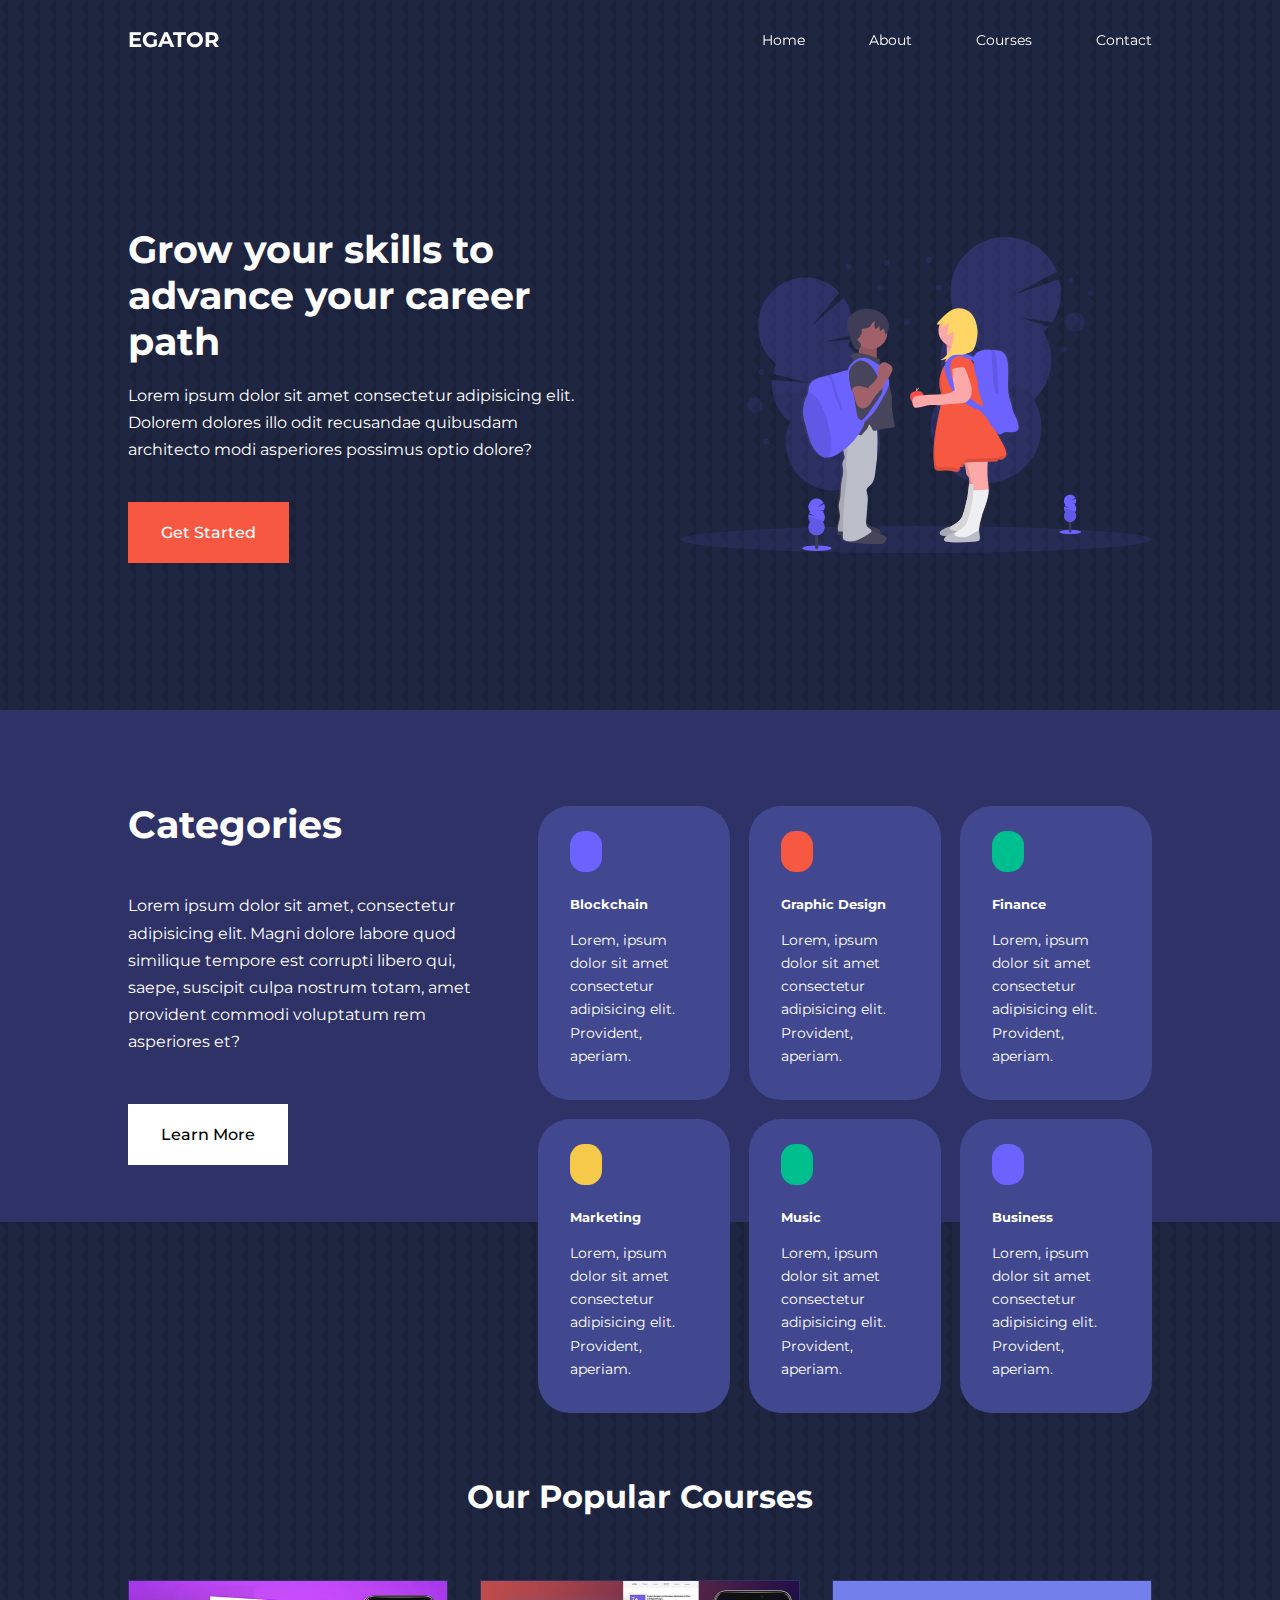
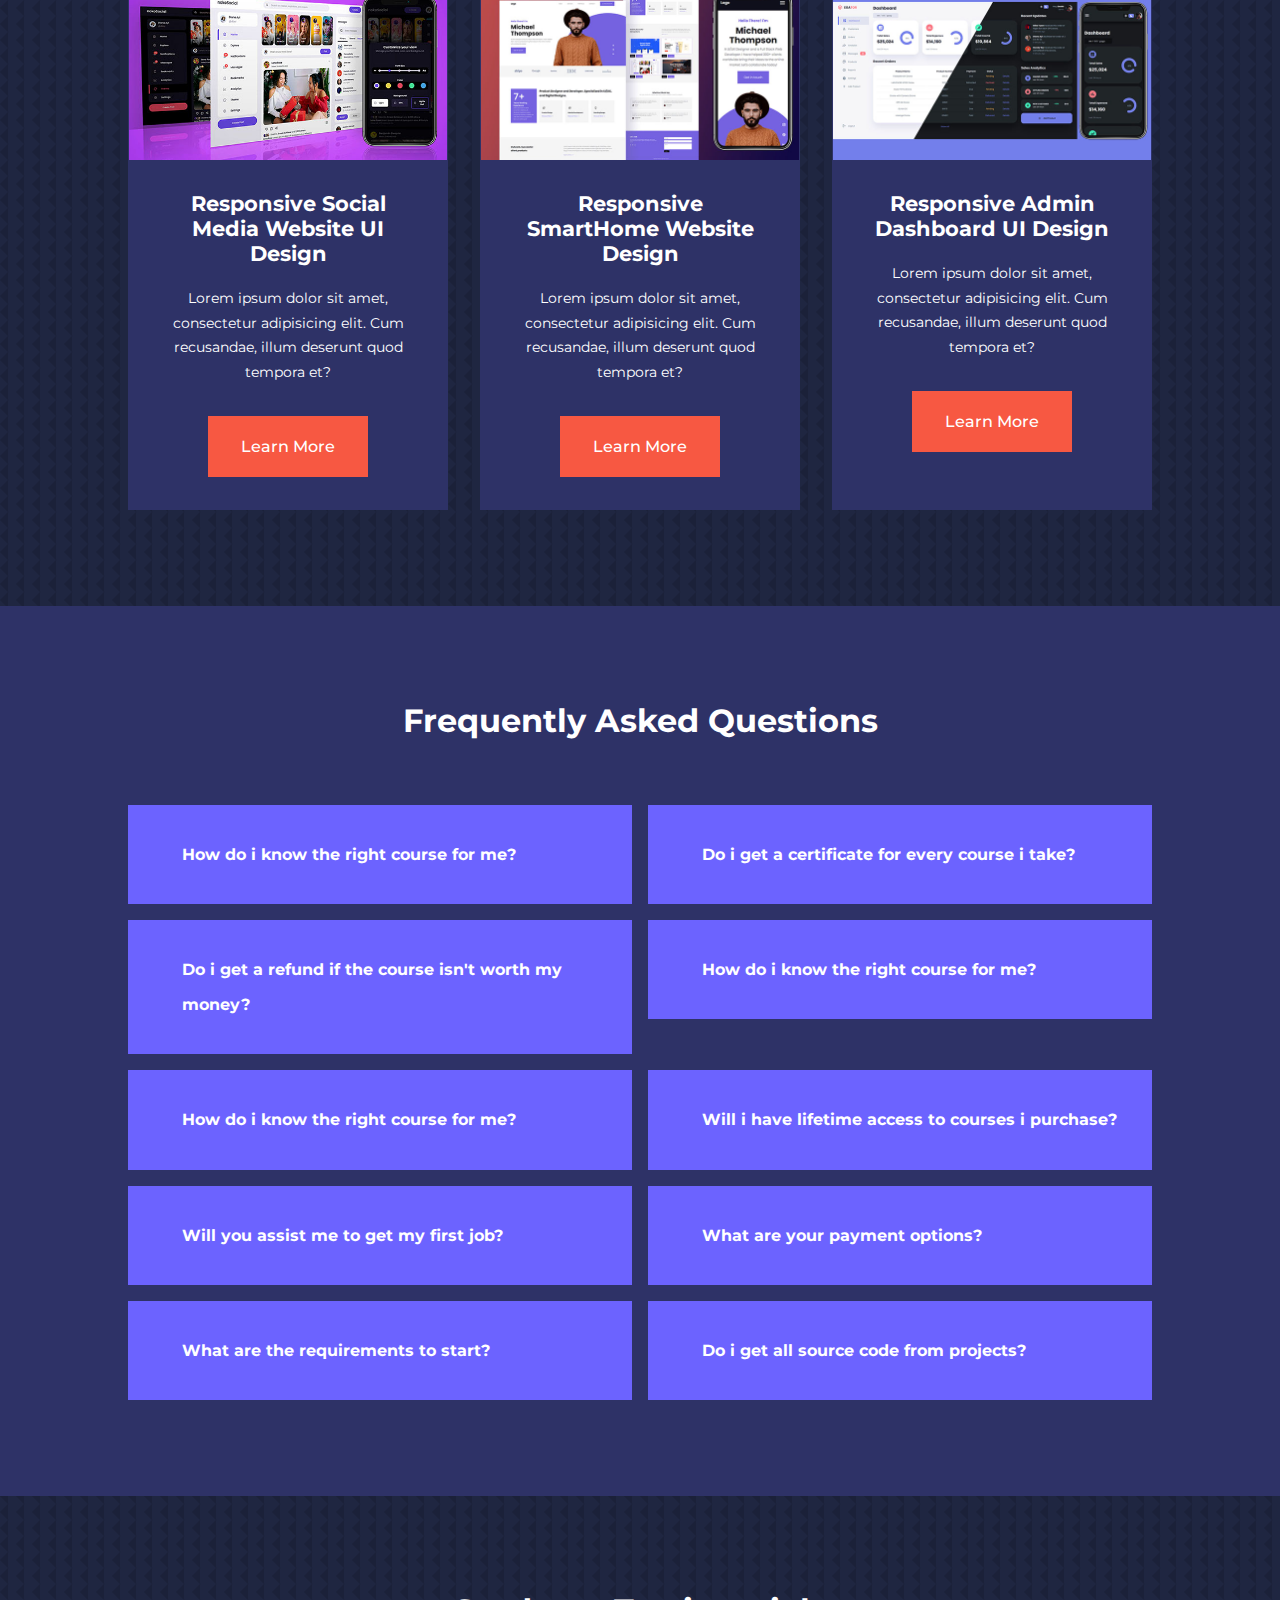
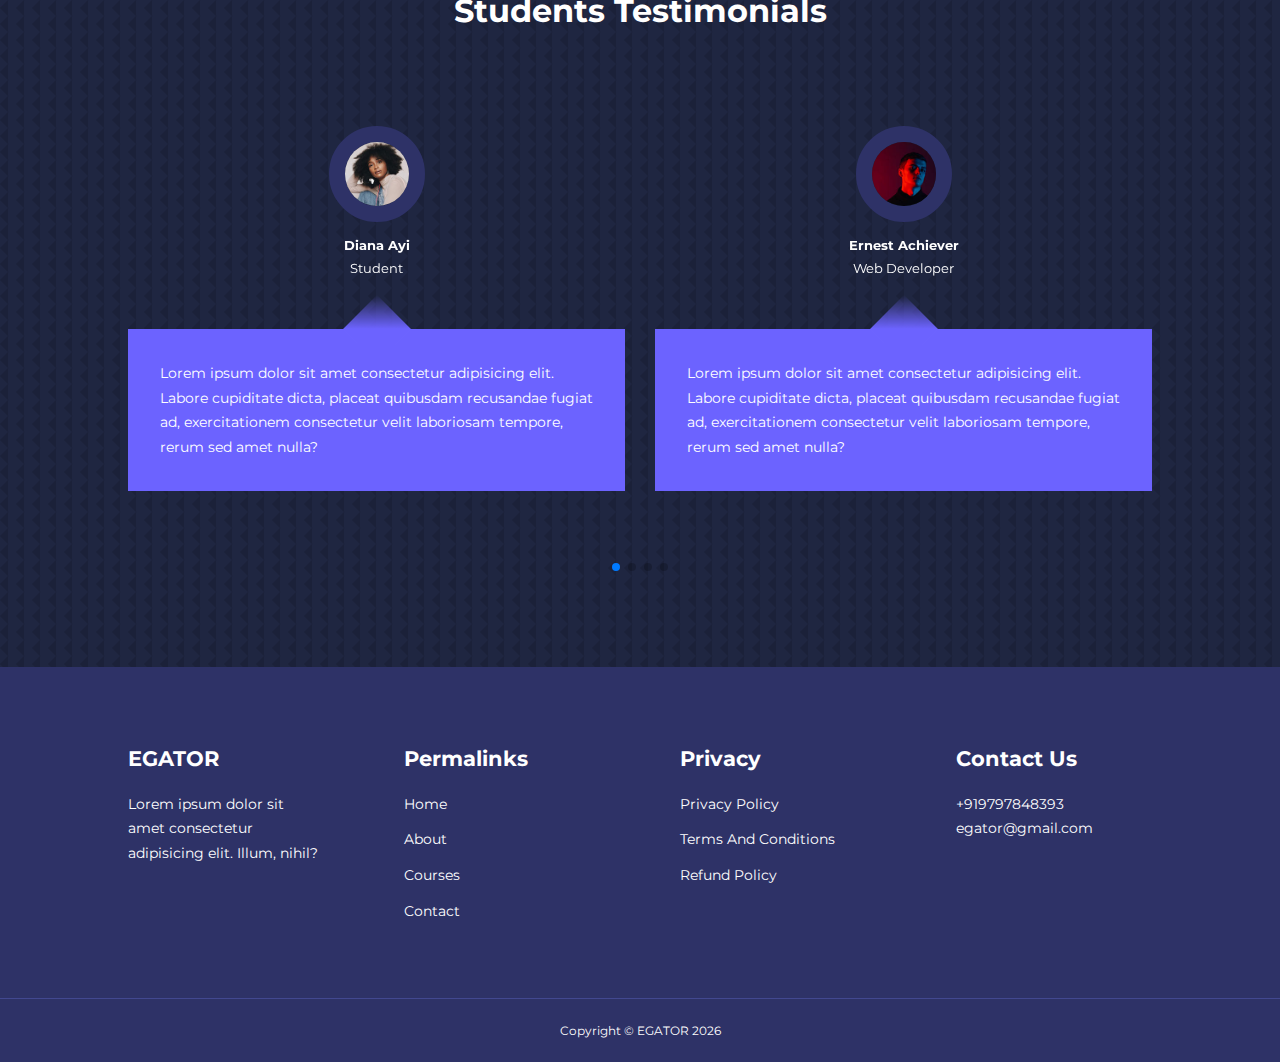
<file: index.html>
<!DOCTYPE html>
<html lang="en">
  <head>
    <meta charset="UTF-8" />
    <meta name="viewport" content="width=device-width, initial-scale=1.0" />
    <title>Responsive School Website</title>
    <link rel="stylesheet" href="./css/styles.css" />
    <!-- Font awesome CDN -->
    <link
      rel="stylesheet"
      href="https://cdnjs.cloudflare.com/ajax/libs/font-awesome/6.4.2/css/all.min.css"
      integrity="sha512-z3gLpd7yknf1YoNbCzqRKc4qyor8gaKU1qmn+CShxbuBusANI9QpRohGBreCFkKxLhei6S9CQXFEbbKuqLg0DA=="
      crossorigin="anonymous"
      referrerpolicy="no-referrer"
    />
    <!-- Swiper JS CSS -->
    <link
      rel="stylesheet"
      href="https://cdn.jsdelivr.net/npm/swiper@11/swiper-bundle.min.css"
    />
    <!-- Google Fonts Link -->
    <link
      href="https://fonts.googleapis.com/css2?family=Montserrat:wght@300;500;600;700&family=Poppins:wght@100;200;300;400;500;600;700&display=swap"
      rel="stylesheet"
    />
    <!-- Swiper JS Script -->
    <script src="https://cdn.jsdelivr.net/npm/swiper@11/swiper-bundle.min.js"></script>
    <!-- Script File -->
    <script src="script.js" defer></script>
  </head>
  <body>
    <!-- Navbar start -->
    <nav>
      <div class="container nav__container">
        <a href="index.html"><h4>EGATOR</h4></a>
        <ul class="nav__menu">
          <li><a href="index.html">Home</a></li>
          <li><a href="about.html">About</a></li>
          <li><a href="courses.html">Courses</a></li>
          <li><a href="contact.html">Contact</a></li>
        </ul>
        <button id="open-menu-btn"><i class="fa-solid fa-bars"></i></button>
        <button id="close-menu-btn"><i class="fa-solid fa-xmark"></i></button>
      </div>
    </nav>
    <!-- Navbar end -->

    <!-- Header start -->
    <header>
      <div class="container header__container">
        <div class="header__left">
          <h1>Grow your skills to advance your career path</h1>
          <p>
            Lorem ipsum dolor sit amet consectetur adipisicing elit. Dolorem
            dolores illo odit recusandae quibusdam architecto modi asperiores
            possimus optio dolore?
          </p>
          <a href="courses.html" class="btn btn-primary">Get Started</a>
        </div>

        <div class="header__right">
          <div class="header__right-image">
            <img src="./images/header.svg" />
          </div>
        </div>
      </div>
    </header>
    <!-- Header end -->

    <!-- Categories start -->
    <section class="categories">
      <div class="container categories__container">
        <div class="categories__left">
          <h1>Categories</h1>
          <p>
            Lorem ipsum dolor sit amet, consectetur adipisicing elit. Magni
            dolore labore quod similique tempore est corrupti libero qui, saepe,
            suscipit culpa nostrum totam, amet provident commodi voluptatum rem
            asperiores et?
          </p>
          <a href="#" class="btn">Learn More</a>
        </div>

        <div class="categories__right">
          <article class="category">
            <span class="category__icon"
              ><i class="fa-brands fa-bitcoin"></i
            ></span>
            <h5>Blockchain</h5>
            <p>
              Lorem, ipsum dolor sit amet consectetur adipisicing elit.
              Provident, aperiam.
            </p>
          </article>
          <article class="category">
            <span class="category__icon">
              <i class="fa-solid fa-palette"></i>
            </span>
            <h5>Graphic Design</h5>
            <p>
              Lorem, ipsum dolor sit amet consectetur adipisicing elit.
              Provident, aperiam.
            </p>
          </article>
          <article class="category">
            <span class="category__icon">
              <i class="fa-solid fa-dollar-sign"></i>
            </span>
            <h5>Finance</h5>
            <p>
              Lorem, ipsum dolor sit amet consectetur adipisicing elit.
              Provident, aperiam.
            </p>
          </article>
          <article class="category">
            <span class="category__icon">
              <i class="fa-solid fa-bullhorn"></i>
            </span>
            <h5>Marketing</h5>
            <p>
              Lorem, ipsum dolor sit amet consectetur adipisicing elit.
              Provident, aperiam.
            </p>
          </article>
          <article class="category">
            <span class="category__icon">
              <i class="fa-solid fa-music"></i>
            </span>
            <h5>Music</h5>
            <p>
              Lorem, ipsum dolor sit amet consectetur adipisicing elit.
              Provident, aperiam.
            </p>
          </article>
          <article class="category">
            <span class="category__icon">
              <i class="fa-solid fa-briefcase"></i>
            </span>
            <h5>Business</h5>
            <p>
              Lorem, ipsum dolor sit amet consectetur adipisicing elit.
              Provident, aperiam.
            </p>
          </article>
        </div>
      </div>
    </section>
    <!-- Categories end -->

    <!-- Courses start -->
    <section class="courses">
      <h2>Our Popular Courses</h2>
      <div class="container courses__container">
        <article class="course">
          <div class="course__image">
            <img src="./images/course1.jpg" />
          </div>
          <div class="course__info">
            <h4>Responsive Social Media Website UI Design</h4>
            <p>
              Lorem ipsum dolor sit amet, consectetur adipisicing elit. Cum
              recusandae, illum deserunt quod tempora et?
            </p>
            <a href="courses.html" class="btn btn-primary">Learn More</a>
          </div>
        </article>
        <article class="course">
          <div class="course__image">
            <img src="./images/course2.jpg" />
          </div>
          <div class="course__info">
            <h4>Responsive SmartHome Website Design</h4>
            <p>
              Lorem ipsum dolor sit amet, consectetur adipisicing elit. Cum
              recusandae, illum deserunt quod tempora et?
            </p>
            <a href="courses.html" class="btn btn-primary">Learn More</a>
          </div>
        </article>
        <article class="course">
          <div class="course__image">
            <img src="./images/course3.jpg" />
          </div>
          <div class="course__info">
            <h4>Responsive Admin Dashboard UI Design</h4>
            <p>
              Lorem ipsum dolor sit amet, consectetur adipisicing elit. Cum
              recusandae, illum deserunt quod tempora et?
            </p>
            <a href="courses.html" class="btn btn-primary">Learn More</a>
          </div>
        </article>
      </div>
    </section>
    <!-- Courses end -->

    <!-- FAQ start -->
    <section class="faqs">
      <h2>Frequently Asked Questions</h2>
      <div class="container faqs__container">
        <article class="faq">
          <div class="faq__icon"><i class="fa-solid fa-plus"></i></div>
          <div class="question__answer">
            <h4>How do i know the right course for me?</h4>
            <p>
              Lorem ipsum dolor sit amet, consectetur adipisicing elit. Minus
              nam tenetur velit vitae qui ea ducimus corporis natus illum. Quod
              voluptatem quas deserunt dicta, repudiandae voluptatibus
              recusandae ut quos perspiciatis?
            </p>
          </div>
        </article>
        <article class="faq">
          <div class="faq__icon"><i class="fa-solid fa-plus"></i></div>
          <div class="question__answer">
            <h4>Do i get a certificate for every course i take?</h4>
            <p>
              Lorem ipsum dolor sit amet, consectetur adipisicing elit. Minus
              nam tenetur velit vitae qui ea ducimus corporis natus illum. Quod
              voluptatem quas deserunt dicta, repudiandae voluptatibus
              recusandae ut quos perspiciatis?
            </p>
          </div>
        </article>
        <article class="faq">
          <div class="faq__icon"><i class="fa-solid fa-plus"></i></div>
          <div class="question__answer">
            <h4>Do i get a refund if the course isn't worth my money?</h4>
            <p>
              Lorem ipsum dolor sit amet, consectetur adipisicing elit. Minus
              nam tenetur velit vitae qui ea ducimus corporis natus illum. Quod
              voluptatem quas deserunt dicta, repudiandae voluptatibus
              recusandae ut quos perspiciatis?
            </p>
          </div>
        </article>
        <article class="faq">
          <div class="faq__icon"><i class="fa-solid fa-plus"></i></div>
          <div class="question__answer">
            <h4>How do i know the right course for me?</h4>
            <p>
              Lorem ipsum dolor sit amet, consectetur adipisicing elit. Minus
              nam tenetur velit vitae qui ea ducimus corporis natus illum. Quod
              voluptatem quas deserunt dicta, repudiandae voluptatibus
              recusandae ut quos perspiciatis?
            </p>
          </div>
        </article>
        <article class="faq">
          <div class="faq__icon"><i class="fa-solid fa-plus"></i></div>
          <div class="question__answer">
            <h4>How do i know the right course for me?</h4>
            <p>
              Lorem ipsum dolor sit amet, consectetur adipisicing elit. Minus
              nam tenetur velit vitae qui ea ducimus corporis natus illum. Quod
              voluptatem quas deserunt dicta, repudiandae voluptatibus
              recusandae ut quos perspiciatis?
            </p>
          </div>
        </article>
        <article class="faq">
          <div class="faq__icon"><i class="fa-solid fa-plus"></i></div>
          <div class="question__answer">
            <h4>Will i have lifetime access to courses i purchase?</h4>
            <p>
              Lorem ipsum dolor sit amet, consectetur adipisicing elit. Minus
              nam tenetur velit vitae qui ea ducimus corporis natus illum. Quod
              voluptatem quas deserunt dicta, repudiandae voluptatibus
              recusandae ut quos perspiciatis?
            </p>
          </div>
        </article>
        <article class="faq">
          <div class="faq__icon"><i class="fa-solid fa-plus"></i></div>
          <div class="question__answer">
            <h4>Will you assist me to get my first job?</h4>
            <p>
              Lorem ipsum dolor sit amet, consectetur adipisicing elit. Minus
              nam tenetur velit vitae qui ea ducimus corporis natus illum. Quod
              voluptatem quas deserunt dicta, repudiandae voluptatibus
              recusandae ut quos perspiciatis?
            </p>
          </div>
        </article>
        <article class="faq">
          <div class="faq__icon"><i class="fa-solid fa-plus"></i></div>
          <div class="question__answer">
            <h4>What are your payment options?</h4>
            <p>
              Lorem ipsum dolor sit amet, consectetur adipisicing elit. Minus
              nam tenetur velit vitae qui ea ducimus corporis natus illum. Quod
              voluptatem quas deserunt dicta, repudiandae voluptatibus
              recusandae ut quos perspiciatis?
            </p>
          </div>
        </article>
        <article class="faq">
          <div class="faq__icon"><i class="fa-solid fa-plus"></i></div>
          <div class="question__answer">
            <h4>What are the requirements to start?</h4>
            <p>
              Lorem ipsum dolor sit amet, consectetur adipisicing elit. Minus
              nam tenetur velit vitae qui ea ducimus corporis natus illum. Quod
              voluptatem quas deserunt dicta, repudiandae voluptatibus
              recusandae ut quos perspiciatis?
            </p>
          </div>
        </article>
        <article class="faq">
          <div class="faq__icon"><i class="fa-solid fa-plus"></i></div>
          <div class="question__answer">
            <h4>Do i get all source code from projects?</h4>
            <p>
              Lorem ipsum dolor sit amet, consectetur adipisicing elit. Minus
              nam tenetur velit vitae qui ea ducimus corporis natus illum. Quod
              voluptatem quas deserunt dicta, repudiandae voluptatibus
              recusandae ut quos perspiciatis?
            </p>
          </div>
        </article>
      </div>
    </section>
    <!-- FAQ end -->

    <!-- Testimonials start -->
    <section class="container testimonials__container mySwiper">
      <h2>Students Testimonials</h2>
      <div class="swiper-wrapper">
        <article class="testimonial swiper-slide">
          <div class="avatar">
            <img src="./images/avatar1.jpg" />
          </div>
          <div class="testimonial__info">
            <h5>Diana Ayi</h5>
            <small>Student</small>
          </div>
          <div class="testimonial__body">
            <p>
              Lorem ipsum dolor sit amet consectetur adipisicing elit. Labore
              cupiditate dicta, placeat quibusdam recusandae fugiat ad,
              exercitationem consectetur velit laboriosam tempore, rerum sed
              amet nulla?
            </p>
          </div>
        </article>
        <article class="testimonial swiper-slide">
          <div class="avatar">
            <img src="./images/avatar2.jpg" />
          </div>
          <div class="testimonial__info">
            <h5>Ernest Achiever</h5>
            <small>Web Developer</small>
          </div>
          <div class="testimonial__body">
            <p>
              Lorem ipsum dolor sit amet consectetur adipisicing elit. Labore
              cupiditate dicta, placeat quibusdam recusandae fugiat ad,
              exercitationem consectetur velit laboriosam tempore, rerum sed
              amet nulla?
            </p>
          </div>
        </article>
        <article class="testimonial swiper-slide">
          <div class="avatar">
            <img src="./images/avatar3.jpg" />
          </div>
          <div class="testimonial__info">
            <h5>Kane Williamsom</h5>
            <small>Student</small>
          </div>
          <div class="testimonial__body">
            <p>
              Lorem ipsum dolor sit amet consectetur adipisicing elit. Labore
              cupiditate dicta, placeat quibusdam recusandae fugiat ad,
              exercitationem consectetur velit laboriosam tempore, rerum sed
              amet nulla?
            </p>
          </div>
        </article>
        <article class="testimonial swiper-slide">
          <div class="avatar">
            <img src="./images/avatar4.jpg" />
          </div>
          <div class="testimonial__info">
            <h5>Hajia Bintu</h5>
            <small>Student</small>
          </div>
          <div class="testimonial__body">
            <p>
              Lorem ipsum dolor sit amet consectetur adipisicing elit. Labore
              cupiditate dicta, placeat quibusdam recusandae fugiat ad,
              exercitationem consectetur velit laboriosam tempore, rerum sed
              amet nulla?
            </p>
          </div>
        </article>
        <article class="testimonial swiper-slide">
          <div class="avatar">
            <img src="./images/avatar5.jpg" />
          </div>
          <div class="testimonial__info">
            <h5>John Doe</h5>
            <small>Student</small>
          </div>
          <div class="testimonial__body">
            <p>
              Lorem ipsum dolor sit amet consectetur adipisicing elit. Labore
              cupiditate dicta, placeat quibusdam recusandae fugiat ad,
              exercitationem consectetur velit laboriosam tempore, rerum sed
              amet nulla?
            </p>
          </div>
        </article>
      </div>
      <div class="swiper-pagination"></div>
    </section>
    <!-- Testimonials end -->

    <!-- Footer start -->
    <footer class="footer">
      <div class="container footer__container">
        <div class="footer__1">
          <a href="index.html" class="footer__logo"><h4>EGATOR</h4></a>
          <p>
            Lorem ipsum dolor sit amet consectetur adipisicing elit. Illum,
            nihil?
          </p>
        </div>
        <div class="footer__2">
          <h4>Permalinks</h4>
          <ul class="permalinks">
            <li><a href="index.html">Home</a></li>
            <li><a href="about.html">About</a></li>
            <li><a href="courses.html">Courses</a></li>
            <li><a href="contact.html">Contact</a></li>
          </ul>
        </div>
        <div class="footer__3">
          <h4>Privacy</h4>
          <ul class="privacy">
            <li><a href="#">Privacy Policy</a></li>
            <li><a href="#">Terms And Conditions</a></li>
            <li><a href="#">Refund Policy</a></li>
          </ul>
        </div>
        <div class="footer__4">
          <h4>Contact Us</h4>
          <div>
            <p>+919797848393</p>
            <p>egator@gmail.com</p>
          </div>
          <ul class="footer__socials">
            <li>
              <a href="#"><i class="fa-brands fa-facebook"></i></a>
            </li>
            <li>
              <a href="#"><i class="fa-brands fa-instagram"></i></a>
            </li>
            <li>
              <a href="#"><i class="fa-brands fa-x-twitter"></i></a>
            </li>
            <li>
              <a href="#"><i class="fa-brands fa-linkedin"></i></a>
            </li>
          </ul>
        </div>
      </div>
      <div class="footer__copyright">
        <small>Copyright &copy; EGATOR <span> </span></small>
      </div>
    </footer>
    <!-- Footer end -->
  </body>
</html>
</file>
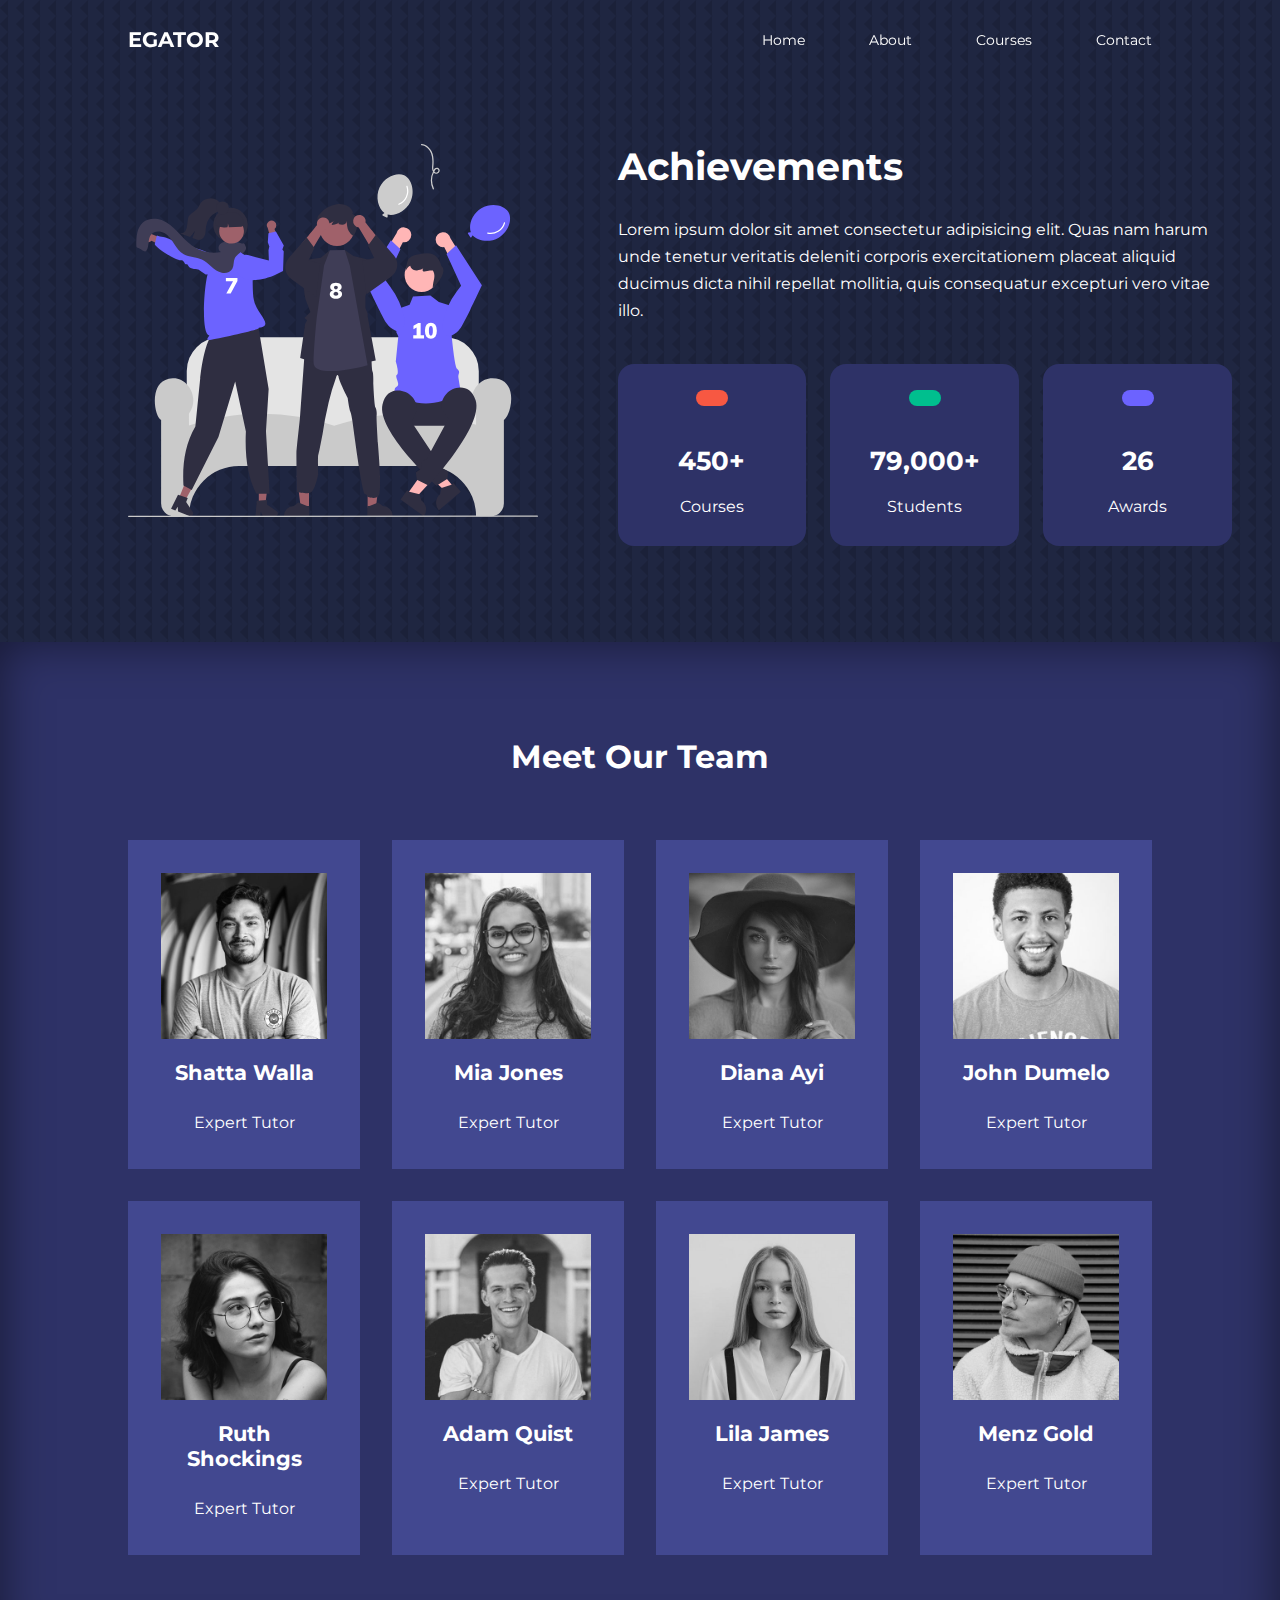
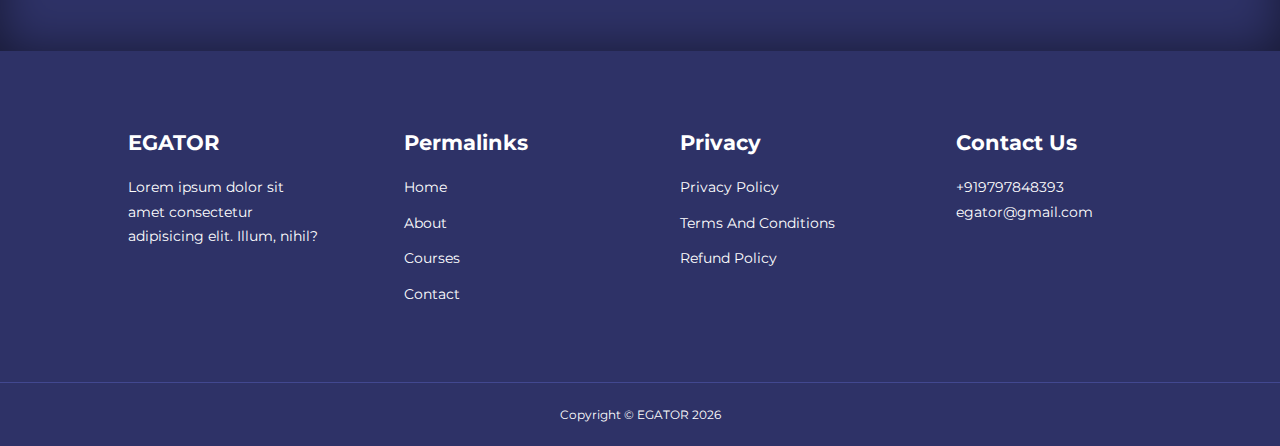
<file: about.html>
<!DOCTYPE html>
<html lang="en">
  <head>
    <meta charset="UTF-8" />
    <meta name="viewport" content="width=device-width, initial-scale=1.0" />
    <title>Responsive School Website</title>
    <link rel="stylesheet" href="./css/styles.css" />
    <link rel="stylesheet" href="./css/about.css" />
    <!-- Font awesome CDN -->
    <link
      rel="stylesheet"
      href="https://cdnjs.cloudflare.com/ajax/libs/font-awesome/6.4.2/css/all.min.css"
      integrity="sha512-z3gLpd7yknf1YoNbCzqRKc4qyor8gaKU1qmn+CShxbuBusANI9QpRohGBreCFkKxLhei6S9CQXFEbbKuqLg0DA=="
      crossorigin="anonymous"
      referrerpolicy="no-referrer"
    />
    <!-- Google Fonts Link -->
    <link
      href="https://fonts.googleapis.com/css2?family=Montserrat:wght@300;500;600;700&family=Poppins:wght@100;200;300;400;500;600;700&display=swap"
      rel="stylesheet"
    />
    <!-- Swiper JS Script -->
    <script src="https://cdn.jsdelivr.net/npm/swiper@11/swiper-bundle.min.js"></script>
    <!-- Script File -->
    <script src="script.js" defer></script>
  </head>
  <body>
    <!-- Navbar start -->
    <nav>
      <div class="container nav__container">
        <a href="index.html"><h4>EGATOR</h4></a>
        <ul class="nav__menu">
          <li><a href="index.html">Home</a></li>
          <li><a href="about.html">About</a></li>
          <li><a href="courses.html">Courses</a></li>
          <li><a href="contact.html">Contact</a></li>
        </ul>
        <button id="open-menu-btn"><i class="fa-solid fa-bars"></i></button>
        <button id="close-menu-btn"><i class="fa-solid fa-xmark"></i></button>
      </div>
    </nav>
    <!-- Navbar end -->

    <!-- Achievements start -->
    <section class="about__achievements">
      <div class="container about__achievements-container">
        <div class="about__achievements-left">
          <img src="./images/about achievements.svg" />
        </div>
        <div class="about__achievements-right">
          <h1>Achievements</h1>
          <p>
            Lorem ipsum dolor sit amet consectetur adipisicing elit. Quas nam
            harum unde tenetur veritatis deleniti corporis exercitationem
            placeat aliquid ducimus dicta nihil repellat mollitia, quis
            consequatur excepturi vero vitae illo.
          </p>
          <div class="achievements__cards">
            <article class="achievement__card">
              <span class="achievement__icon">
                <i class="fa-solid fa-video"></i>
              </span>
              <h3>450+</h3>
              <p>Courses</p>
            </article>
            <article class="achievement__card">
              <span class="achievement__icon">
                <i class="fa-solid fa-users"></i>
              </span>
              <h3>79,000+</h3>
              <p>Students</p>
            </article>
            <article class="achievement__card">
              <span class="achievement__icon">
                <i class="fa-solid fa-award"></i>
              </span>
              <h3>26</h3>
              <p>Awards</p>
            </article>
          </div>
        </div>
      </div>
    </section>
    <!-- Achievements end -->

    <!-- Team start -->
    <section class="team">
      <h2>Meet Our Team</h2>
      <div class="container team__container">
        <article class="team__member">
          <div class="team__member-img">
            <img src="./images/tm1.jpg" />
          </div>
          <div class="team__member-info">
            <h4>Shatta Walla</h4>
            <p>Expert Tutor</p>
          </div>
          <div class="team__member-socials">
            <a href="https://instagram.com" target="_blank"
              ><i class="fa-brands fa-instagram"></i
            ></a>
            <a href="https://twitter.com" target="_blank"
              ><i class="fa-brands fa-x-twitter"></i
            ></a>
            <a href="https://facebook.com" target="_blank"
              ><i class="fa-brands fa-facebook"></i
            ></a>
          </div>
        </article>
        <article class="team__member">
          <div class="team__member-img">
            <img src="./images/tm2.jpg" />
          </div>
          <div class="team__member-info">
            <h4>Mia Jones</h4>
            <p>Expert Tutor</p>
          </div>
          <div class="team__member-socials">
            <a href="https://instagram.com" target="_blank"
              ><i class="fa-brands fa-instagram"></i
            ></a>
            <a href="https://twitter.com" target="_blank"
              ><i class="fa-brands fa-x-twitter"></i
            ></a>
            <a href="https://facebook.com" target="_blank"
              ><i class="fa-brands fa-facebook"></i
            ></a>
          </div>
        </article>
        <article class="team__member">
          <div class="team__member-img">
            <img src="./images/tm3.jpg" />
          </div>
          <div class="team__member-info">
            <h4>Diana Ayi</h4>
            <p>Expert Tutor</p>
          </div>
          <div class="team__member-socials">
            <a href="https://instagram.com" target="_blank"
              ><i class="fa-brands fa-instagram"></i
            ></a>
            <a href="https://twitter.com" target="_blank"
              ><i class="fa-brands fa-x-twitter"></i
            ></a>
            <a href="https://facebook.com" target="_blank"
              ><i class="fa-brands fa-facebook"></i
            ></a>
          </div>
        </article>
        <article class="team__member">
          <div class="team__member-img">
            <img src="./images/tm4.jpg" />
          </div>
          <div class="team__member-info">
            <h4>John Dumelo</h4>
            <p>Expert Tutor</p>
          </div>
          <div class="team__member-socials">
            <a href="https://instagram.com" target="_blank"
              ><i class="fa-brands fa-instagram"></i
            ></a>
            <a href="https://twitter.com" target="_blank"
              ><i class="fa-brands fa-x-twitter"></i
            ></a>
            <a href="https://facebook.com" target="_blank"
              ><i class="fa-brands fa-facebook"></i
            ></a>
          </div>
        </article>
        <article class="team__member">
          <div class="team__member-img">
            <img src="./images/tm5.jpg" />
          </div>
          <div class="team__member-info">
            <h4>Ruth Shockings</h4>
            <p>Expert Tutor</p>
          </div>
          <div class="team__member-socials">
            <a href="https://instagram.com" target="_blank"
              ><i class="fa-brands fa-instagram"></i
            ></a>
            <a href="https://twitter.com" target="_blank"
              ><i class="fa-brands fa-x-twitter"></i
            ></a>
            <a href="https://facebook.com" target="_blank"
              ><i class="fa-brands fa-facebook"></i
            ></a>
          </div>
        </article>
        <article class="team__member">
          <div class="team__member-img">
            <img src="./images/tm6.jpg" />
          </div>
          <div class="team__member-info">
            <h4>Adam Quist</h4>
            <p>Expert Tutor</p>
          </div>
          <div class="team__member-socials">
            <a href="https://instagram.com" target="_blank"
              ><i class="fa-brands fa-instagram"></i
            ></a>
            <a href="https://twitter.com" target="_blank"
              ><i class="fa-brands fa-x-twitter"></i
            ></a>
            <a href="https://facebook.com" target="_blank"
              ><i class="fa-brands fa-facebook"></i
            ></a>
          </div>
        </article>
        <article class="team__member">
          <div class="team__member-img">
            <img src="./images/tm7.jpg" />
          </div>
          <div class="team__member-info">
            <h4>Lila James</h4>
            <p>Expert Tutor</p>
          </div>
          <div class="team__member-socials">
            <a href="https://instagram.com" target="_blank"
              ><i class="fa-brands fa-instagram"></i
            ></a>
            <a href="https://twitter.com" target="_blank"
              ><i class="fa-brands fa-x-twitter"></i
            ></a>
            <a href="https://facebook.com" target="_blank"
              ><i class="fa-brands fa-facebook"></i
            ></a>
          </div>
        </article>
        <article class="team__member">
          <div class="team__member-img">
            <img src="./images/tm8.jpg" />
          </div>
          <div class="team__member-info">
            <h4>Menz Gold</h4>
            <p>Expert Tutor</p>
          </div>
          <div class="team__member-socials">
            <a href="https://instagram.com" target="_blank"
              ><i class="fa-brands fa-instagram"></i
            ></a>
            <a href="https://twitter.com" target="_blank"
              ><i class="fa-brands fa-x-twitter"></i
            ></a>
            <a href="https://facebook.com" target="_blank"
              ><i class="fa-brands fa-facebook"></i
            ></a>
          </div>
        </article>
      </div>
    </section>
    <!-- Team end -->

    <!-- Footer start -->
    <footer class="footer">
      <div class="container footer__container">
        <div class="footer__1">
          <a href="index.html" class="footer__logo"><h4>EGATOR</h4></a>
          <p>
            Lorem ipsum dolor sit amet consectetur adipisicing elit. Illum,
            nihil?
          </p>
        </div>
        <div class="footer__2">
          <h4>Permalinks</h4>
          <ul class="permalinks">
            <li><a href="index.html">Home</a></li>
            <li><a href="about.html">About</a></li>
            <li><a href="courses.html">Courses</a></li>
            <li><a href="contact.html">Contact</a></li>
          </ul>
        </div>
        <div class="footer__3">
          <h4>Privacy</h4>
          <ul class="privacy">
            <li><a href="#">Privacy Policy</a></li>
            <li><a href="#">Terms And Conditions</a></li>
            <li><a href="#">Refund Policy</a></li>
          </ul>
        </div>
        <div class="footer__4">
          <h4>Contact Us</h4>
          <div>
            <p>+919797848393</p>
            <p>egator@gmail.com</p>
          </div>
          <ul class="footer__socials">
            <li>
              <a href="#"><i class="fa-brands fa-facebook"></i></a>
            </li>
            <li>
              <a href="#"><i class="fa-brands fa-instagram"></i></a>
            </li>
            <li>
              <a href="#"><i class="fa-brands fa-x-twitter"></i></a>
            </li>
            <li>
              <a href="#"><i class="fa-brands fa-linkedin"></i></a>
            </li>
          </ul>
        </div>
      </div>
      <div class="footer__copyright">
        <small>Copyright &copy; EGATOR <span> </span></small>
      </div>
    </footer>
    <!-- Footer end -->
  </body>
</html>
</file>
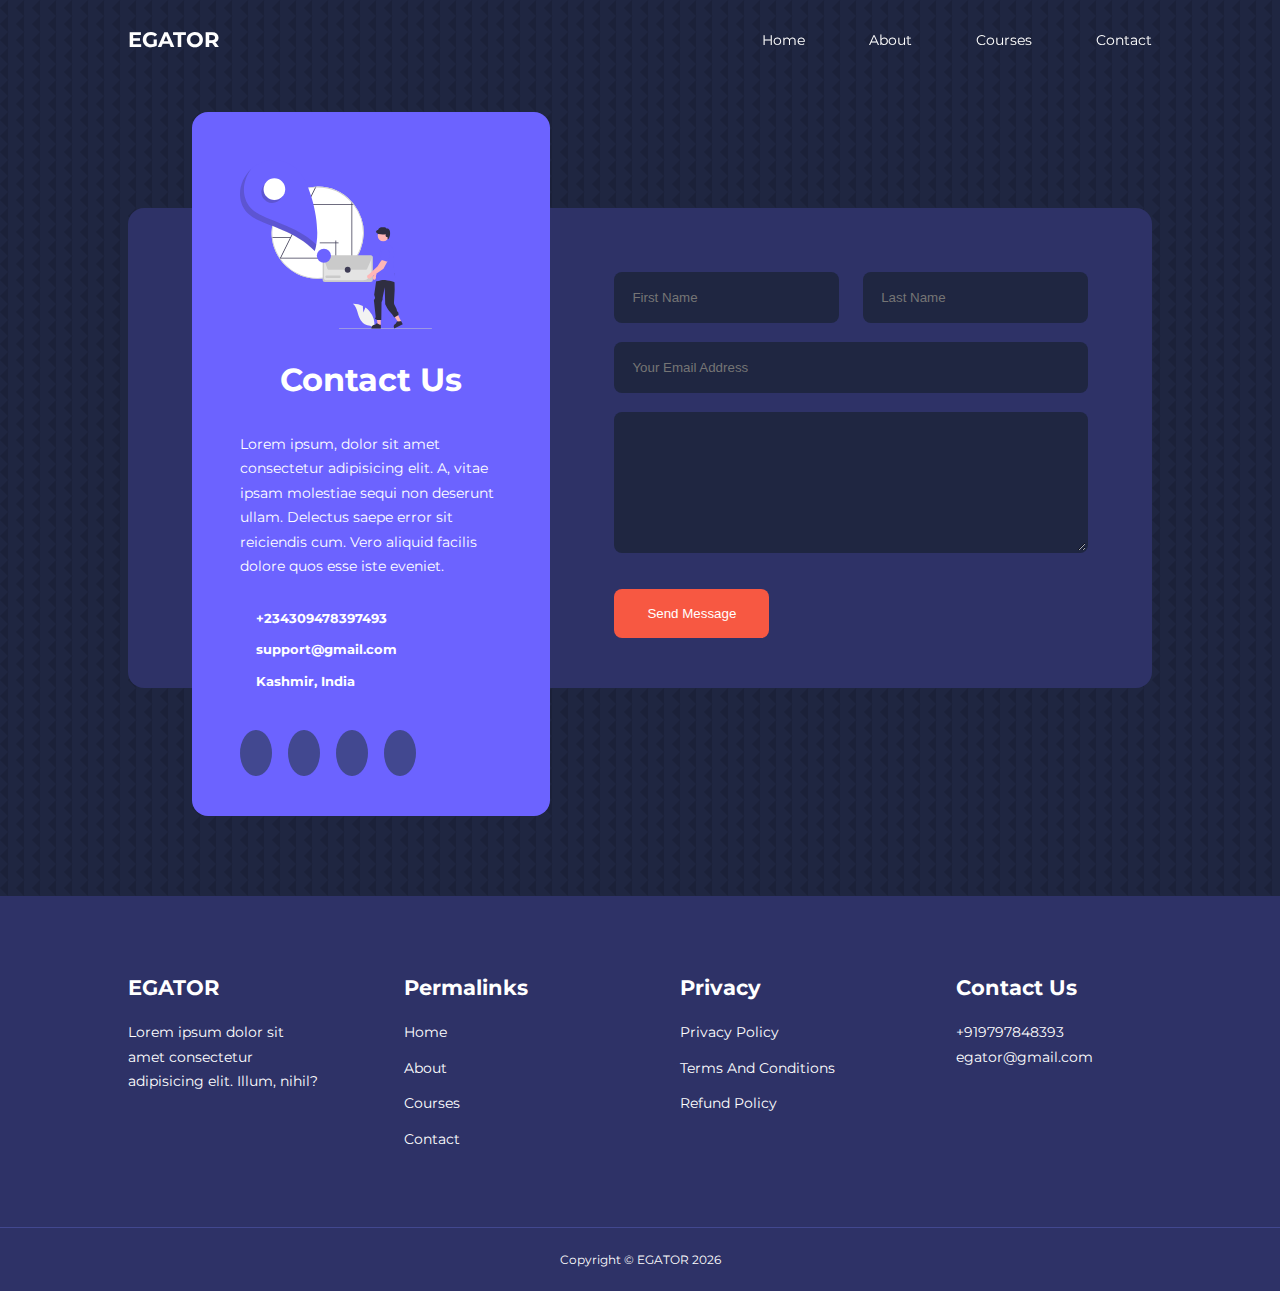
<file: contact.html>
<!DOCTYPE html>
<html lang="en">
  <head>
    <meta charset="UTF-8" />
    <meta name="viewport" content="width=device-width, initial-scale=1.0" />
    <title>Responsive School Website</title>
    <link rel="stylesheet" href="./css/styles.css" />
    <link rel="stylesheet" href="./css/contact.css" />
    <!-- Font awesome CDN -->
    <link
      rel="stylesheet"
      href="https://cdnjs.cloudflare.com/ajax/libs/font-awesome/6.4.2/css/all.min.css"
      integrity="sha512-z3gLpd7yknf1YoNbCzqRKc4qyor8gaKU1qmn+CShxbuBusANI9QpRohGBreCFkKxLhei6S9CQXFEbbKuqLg0DA=="
      crossorigin="anonymous"
      referrerpolicy="no-referrer"
    />
    <!-- Google Fonts Link -->
    <link
      href="https://fonts.googleapis.com/css2?family=Montserrat:wght@300;500;600;700&family=Poppins:wght@100;200;300;400;500;600;700&display=swap"
      rel="stylesheet"
    />
    <!-- Swiper JS Script -->
    <script src="https://cdn.jsdelivr.net/npm/swiper@11/swiper-bundle.min.js"></script>
    <!-- Script File -->
    <script src="script.js" defer></script>
  </head>
  <body>
    <!-- Navbar start -->
    <nav>
      <div class="container nav__container">
        <a href="index.html"><h4>EGATOR</h4></a>
        <ul class="nav__menu">
          <li><a href="index.html">Home</a></li>
          <li><a href="about.html">About</a></li>
          <li><a href="courses.html">Courses</a></li>
          <li><a href="contact.html">Contact</a></li>
        </ul>
        <button id="open-menu-btn"><i class="fa-solid fa-bars"></i></button>
        <button id="close-menu-btn"><i class="fa-solid fa-xmark"></i></button>
      </div>
    </nav>
    <!-- Navbar end -->

    <section class="contact">
      <div class="container contact__container">
        <aside class="contact__aside">
          <div class="aside__image">
            <img src="images/contact.svg" />
          </div>
          <h2>Contact Us</h2>
          <p>
            Lorem ipsum, dolor sit amet consectetur adipisicing elit. A, vitae
            ipsam molestiae sequi non deserunt ullam. Delectus saepe error sit
            reiciendis cum. Vero aliquid facilis dolore quos esse iste eveniet.
          </p>
          <ul class="contact__details">
            <li>
              <i class="fa-solid fa-phone"></i>
              <h5>+234309478397493</h5>
            </li>
            <li>
              <i class="fa-regular fa-envelope"></i>
              <h5>support@gmail.com</h5>
            </li>
            <li>
              <i class="fa-solid fa-location"></i>
              <h5>Kashmir, India</h5>
            </li>
          </ul>
          <ul class="contact__socials">
            <li>
              <a href="#"><i class="fa-brands fa-facebook"></i></a>
            </li>
            <li>
              <a href="#"><i class="fa-brands fa-instagram"></i></a>
            </li>
            <li>
              <a href="#"><i class="fa-brands fa-x-twitter"></i></a>
            </li>
            <li>
              <a href="#"><i class="fa-brands fa-linkedin"></i></a>
            </li>
          </ul>
        </aside>

        <form
          action="https://formspree.io/f/xwkddngk"
          method="POST"
          class="contact__form"
        >
          <div class="form__name">
            <input
              type="text"
              name="First Name"
              placeholder="First Name"
              required
            />
            <input
              type="text"
              name="Last Name"
              placeholder="Last Name"
              required
            />
          </div>
          <input
            type="email"
            name="Email Address"
            placeholder="Your Email Address"
            required
          />
          <textarea name="Message" rows="7" required></textarea>
          <button type="submit" class="btn btn-primary">Send Message</button>
        </form>
      </div>
    </section>

    <!-- Footer start -->
    <footer class="footer">
      <div class="container footer__container">
        <div class="footer__1">
          <a href="index.html" class="footer__logo"><h4>EGATOR</h4></a>
          <p>
            Lorem ipsum dolor sit amet consectetur adipisicing elit. Illum,
            nihil?
          </p>
        </div>
        <div class="footer__2">
          <h4>Permalinks</h4>
          <ul class="permalinks">
            <li><a href="index.html">Home</a></li>
            <li><a href="about.html">About</a></li>
            <li><a href="courses.html">Courses</a></li>
            <li><a href="contact.html">Contact</a></li>
          </ul>
        </div>
        <div class="footer__3">
          <h4>Privacy</h4>
          <ul class="privacy">
            <li><a href="#">Privacy Policy</a></li>
            <li><a href="#">Terms And Conditions</a></li>
            <li><a href="#">Refund Policy</a></li>
          </ul>
        </div>
        <div class="footer__4">
          <h4>Contact Us</h4>
          <div>
            <p>+919797848393</p>
            <p>egator@gmail.com</p>
          </div>
          <ul class="footer__socials">
            <li>
              <a href="#"><i class="fa-brands fa-facebook"></i></a>
            </li>
            <li>
              <a href="#"><i class="fa-brands fa-instagram"></i></a>
            </li>
            <li>
              <a href="#"><i class="fa-brands fa-x-twitter"></i></a>
            </li>
            <li>
              <a href="#"><i class="fa-brands fa-linkedin"></i></a>
            </li>
          </ul>
        </div>
      </div>
      <div class="footer__copyright">
        <small>Copyright &copy; EGATOR <span> </span></small>
      </div>
    </footer>
    <!-- Footer end -->
  </body>
</html>
</file>
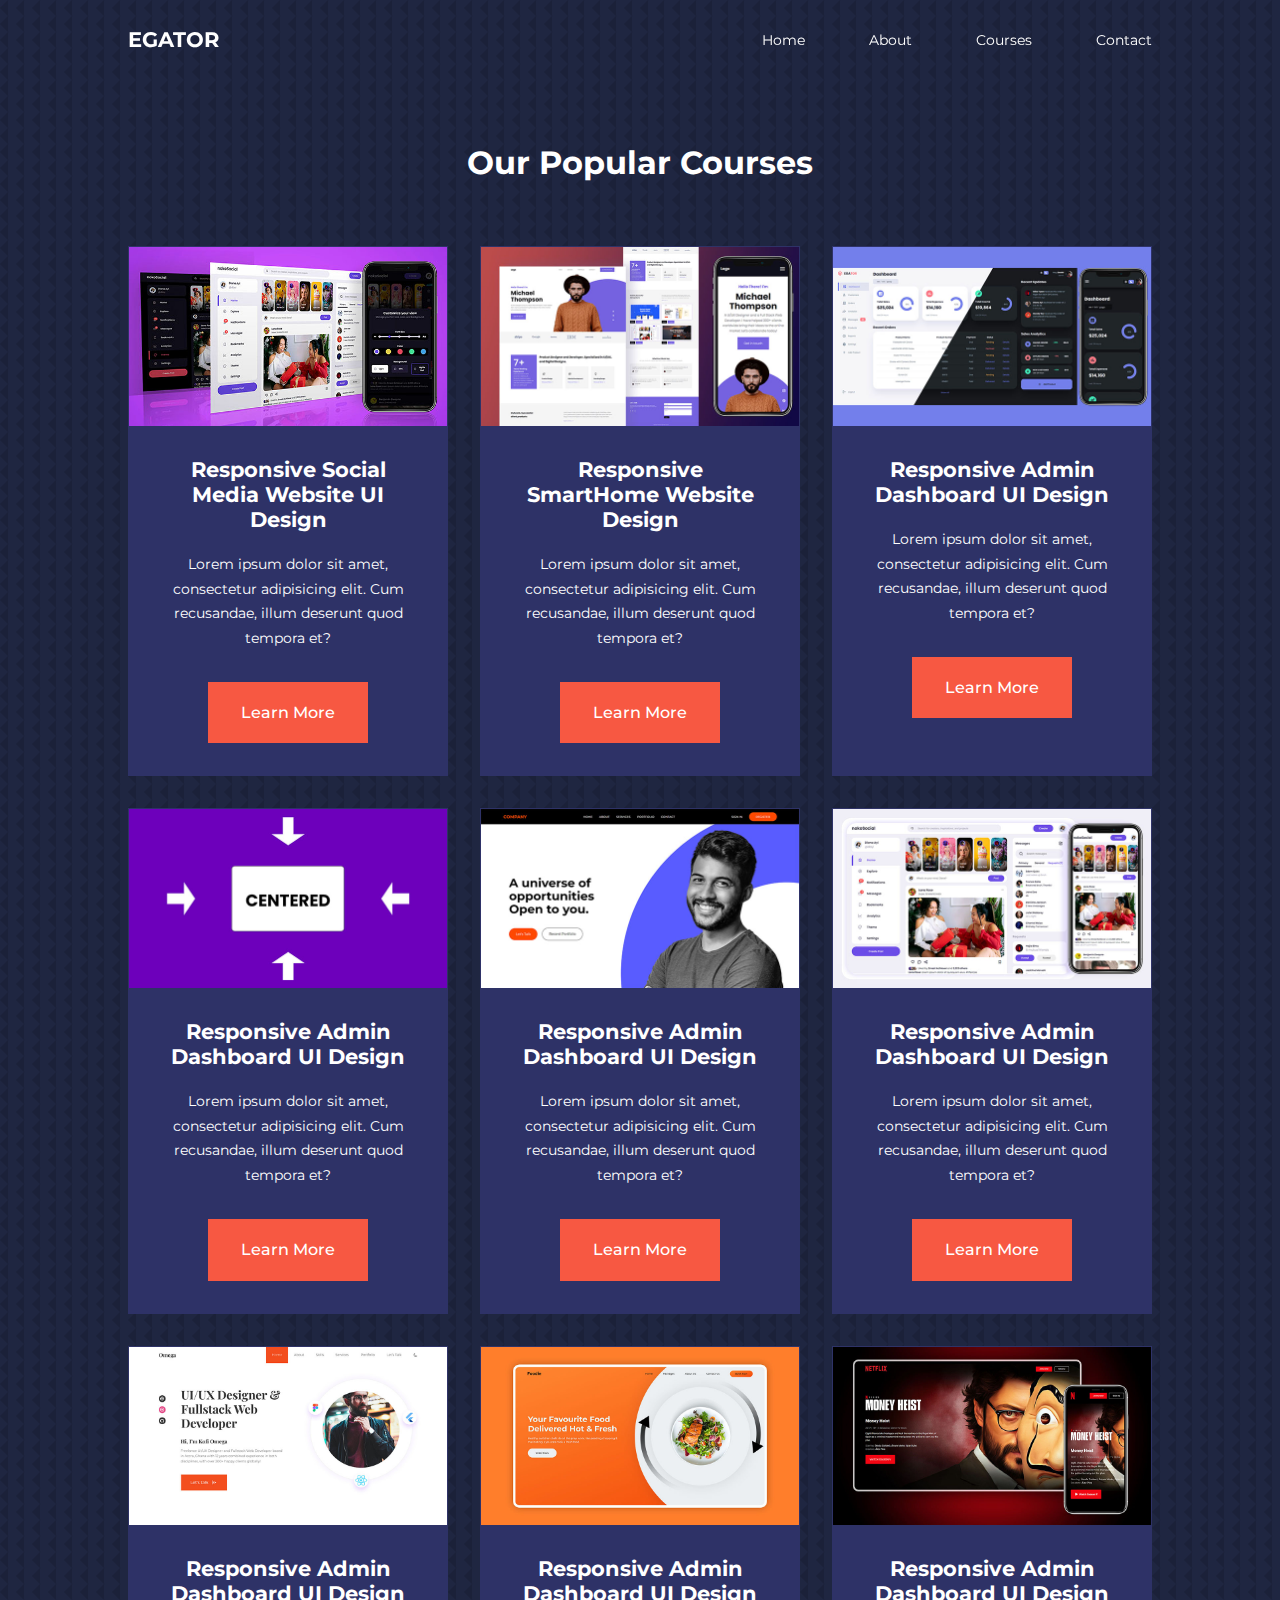
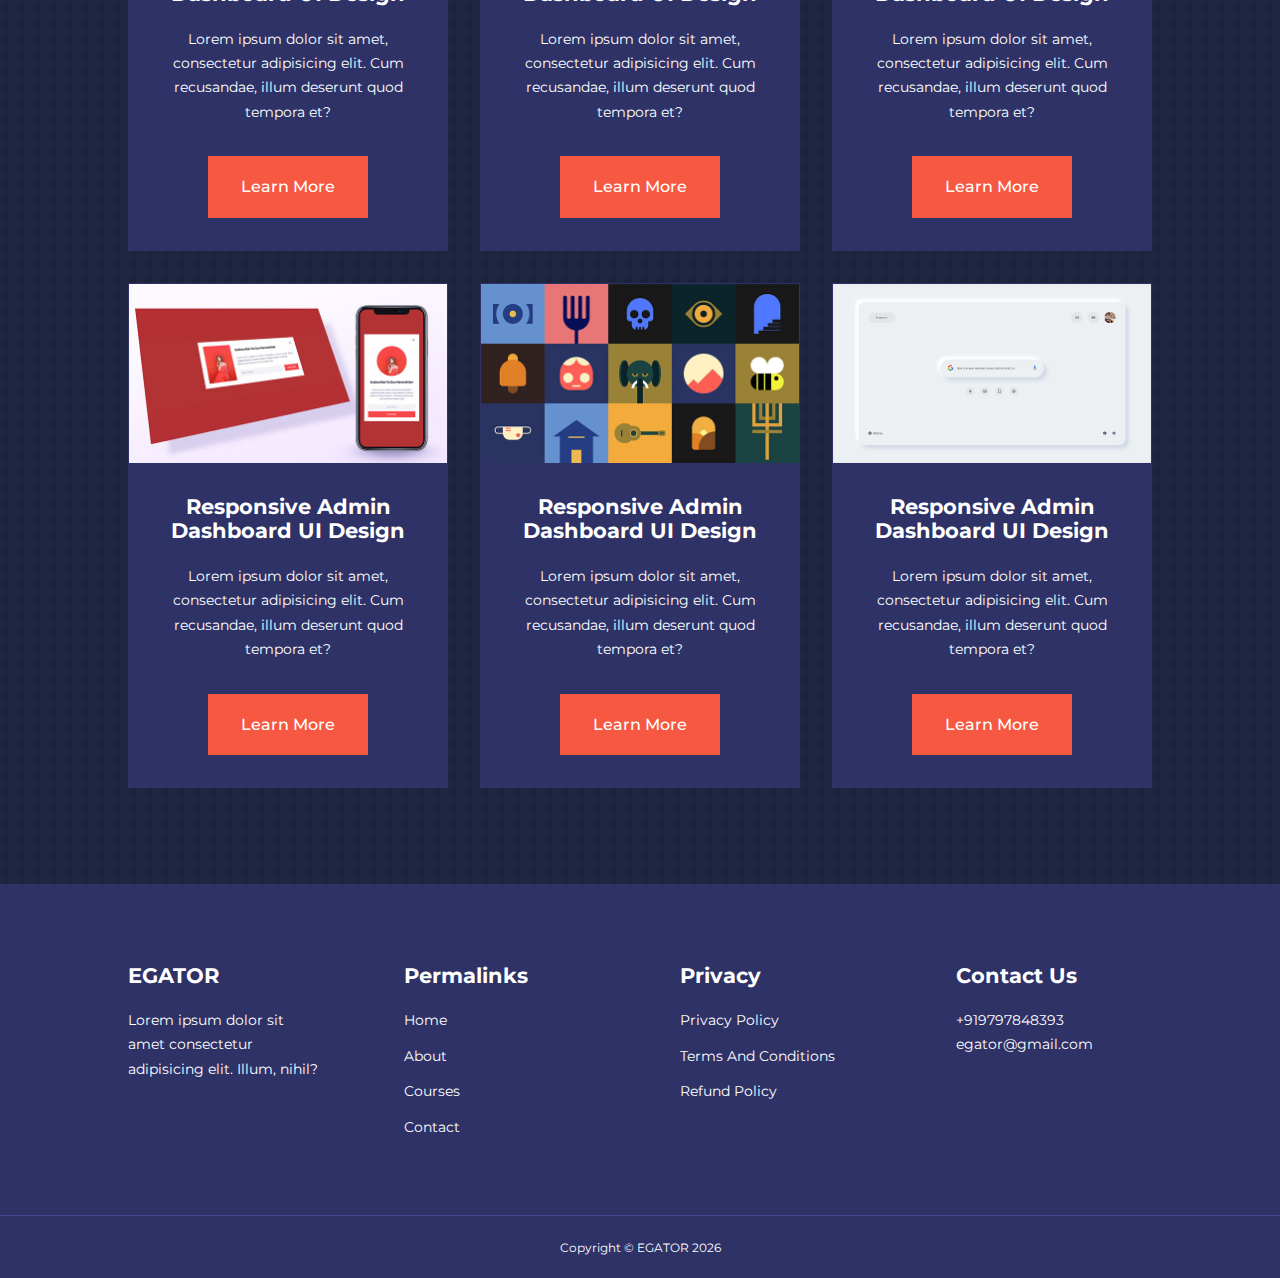
<file: courses.html>
<!DOCTYPE html>
<html lang="en">
  <head>
    <meta charset="UTF-8" />
    <meta name="viewport" content="width=device-width, initial-scale=1.0" />
    <title>Responsive School Website</title>
    <link rel="stylesheet" href="./css/styles.css" />
    <link rel="stylesheet" href="./css/courses.css" />
    <!-- Font awesome CDN -->
    <link
      rel="stylesheet"
      href="https://cdnjs.cloudflare.com/ajax/libs/font-awesome/6.4.2/css/all.min.css"
      integrity="sha512-z3gLpd7yknf1YoNbCzqRKc4qyor8gaKU1qmn+CShxbuBusANI9QpRohGBreCFkKxLhei6S9CQXFEbbKuqLg0DA=="
      crossorigin="anonymous"
      referrerpolicy="no-referrer"
    />
    <!-- Google Fonts Link -->
    <link
      href="https://fonts.googleapis.com/css2?family=Montserrat:wght@300;500;600;700&family=Poppins:wght@100;200;300;400;500;600;700&display=swap"
      rel="stylesheet"
    />
    <!-- Swiper JS Script -->
    <script src="https://cdn.jsdelivr.net/npm/swiper@11/swiper-bundle.min.js"></script>
    <!-- Script File -->
    <script src="script.js" defer></script>
  </head>
  <body>
    <!-- Navbar start -->
    <nav>
      <div class="container nav__container">
        <a href="index.html"><h4>EGATOR</h4></a>
        <ul class="nav__menu">
          <li><a href="index.html">Home</a></li>
          <li><a href="about.html">About</a></li>
          <li><a href="courses.html">Courses</a></li>
          <li><a href="contact.html">Contact</a></li>
        </ul>
        <button id="open-menu-btn"><i class="fa-solid fa-bars"></i></button>
        <button id="close-menu-btn"><i class="fa-solid fa-xmark"></i></button>
      </div>
    </nav>
    <!-- Navbar end -->

    <!-- Courses start -->
    <section class="courses">
      <h2>Our Popular Courses</h2>
      <div class="container courses__container">
        <article class="course">
          <div class="course__image">
            <img src="./images/course1.jpg" />
          </div>
          <div class="course__info">
            <h4>Responsive Social Media Website UI Design</h4>
            <p>
              Lorem ipsum dolor sit amet, consectetur adipisicing elit. Cum
              recusandae, illum deserunt quod tempora et?
            </p>
            <a href="courses.html" class="btn btn-primary">Learn More</a>
          </div>
        </article>
        <article class="course">
          <div class="course__image">
            <img src="./images/course2.jpg" />
          </div>
          <div class="course__info">
            <h4>Responsive SmartHome Website Design</h4>
            <p>
              Lorem ipsum dolor sit amet, consectetur adipisicing elit. Cum
              recusandae, illum deserunt quod tempora et?
            </p>
            <a href="courses.html" class="btn btn-primary">Learn More</a>
          </div>
        </article>
        <article class="course">
          <div class="course__image">
            <img src="./images/course3.jpg" />
          </div>
          <div class="course__info">
            <h4>Responsive Admin Dashboard UI Design</h4>
            <p>
              Lorem ipsum dolor sit amet, consectetur adipisicing elit. Cum
              recusandae, illum deserunt quod tempora et?
            </p>
            <a href="courses.html" class="btn btn-primary">Learn More</a>
          </div>
        </article>
        <article class="course">
          <div class="course__image">
            <img src="./images/course4.jpg" />
          </div>
          <div class="course__info">
            <h4>Responsive Admin Dashboard UI Design</h4>
            <p>
              Lorem ipsum dolor sit amet, consectetur adipisicing elit. Cum
              recusandae, illum deserunt quod tempora et?
            </p>
            <a href="courses.html" class="btn btn-primary">Learn More</a>
          </div>
        </article>
        <article class="course">
          <div class="course__image">
            <img src="./images/course5.jpg" />
          </div>
          <div class="course__info">
            <h4>Responsive Admin Dashboard UI Design</h4>
            <p>
              Lorem ipsum dolor sit amet, consectetur adipisicing elit. Cum
              recusandae, illum deserunt quod tempora et?
            </p>
            <a href="courses.html" class="btn btn-primary">Learn More</a>
          </div>
        </article>
        <article class="course">
          <div class="course__image">
            <img src="./images/course6.jpg" />
          </div>
          <div class="course__info">
            <h4>Responsive Admin Dashboard UI Design</h4>
            <p>
              Lorem ipsum dolor sit amet, consectetur adipisicing elit. Cum
              recusandae, illum deserunt quod tempora et?
            </p>
            <a href="courses.html" class="btn btn-primary">Learn More</a>
          </div>
        </article>
        <article class="course">
          <div class="course__image">
            <img src="./images/course7.jpg" />
          </div>
          <div class="course__info">
            <h4>Responsive Admin Dashboard UI Design</h4>
            <p>
              Lorem ipsum dolor sit amet, consectetur adipisicing elit. Cum
              recusandae, illum deserunt quod tempora et?
            </p>
            <a href="courses.html" class="btn btn-primary">Learn More</a>
          </div>
        </article>
        <article class="course">
          <div class="course__image">
            <img src="./images/course8.jpg" />
          </div>
          <div class="course__info">
            <h4>Responsive Admin Dashboard UI Design</h4>
            <p>
              Lorem ipsum dolor sit amet, consectetur adipisicing elit. Cum
              recusandae, illum deserunt quod tempora et?
            </p>
            <a href="courses.html" class="btn btn-primary">Learn More</a>
          </div>
        </article>
        <article class="course">
          <div class="course__image">
            <img src="./images/course9.jpg" />
          </div>
          <div class="course__info">
            <h4>Responsive Admin Dashboard UI Design</h4>
            <p>
              Lorem ipsum dolor sit amet, consectetur adipisicing elit. Cum
              recusandae, illum deserunt quod tempora et?
            </p>
            <a href="courses.html" class="btn btn-primary">Learn More</a>
          </div>
        </article>
        <article class="course">
          <div class="course__image">
            <img src="./images/course10.jpg" />
          </div>
          <div class="course__info">
            <h4>Responsive Admin Dashboard UI Design</h4>
            <p>
              Lorem ipsum dolor sit amet, consectetur adipisicing elit. Cum
              recusandae, illum deserunt quod tempora et?
            </p>
            <a href="courses.html" class="btn btn-primary">Learn More</a>
          </div>
        </article>
        <article class="course">
          <div class="course__image">
            <img src="./images/course11.jpg" />
          </div>
          <div class="course__info">
            <h4>Responsive Admin Dashboard UI Design</h4>
            <p>
              Lorem ipsum dolor sit amet, consectetur adipisicing elit. Cum
              recusandae, illum deserunt quod tempora et?
            </p>
            <a href="courses.html" class="btn btn-primary">Learn More</a>
          </div>
        </article>
        <article class="course">
          <div class="course__image">
            <img src="./images/course12.jpg" />
          </div>
          <div class="course__info">
            <h4>Responsive Admin Dashboard UI Design</h4>
            <p>
              Lorem ipsum dolor sit amet, consectetur adipisicing elit. Cum
              recusandae, illum deserunt quod tempora et?
            </p>
            <a href="courses.html" class="btn btn-primary">Learn More</a>
          </div>
        </article>
      </div>
    </section>
    <!-- Courses end -->

    <!-- Footer start -->
    <footer class="footer">
      <div class="container footer__container">
        <div class="footer__1">
          <a href="index.html" class="footer__logo"><h4>EGATOR</h4></a>
          <p>
            Lorem ipsum dolor sit amet consectetur adipisicing elit. Illum,
            nihil?
          </p>
        </div>
        <div class="footer__2">
          <h4>Permalinks</h4>
          <ul class="permalinks">
            <li><a href="index.html">Home</a></li>
            <li><a href="about.html">About</a></li>
            <li><a href="courses.html">Courses</a></li>
            <li><a href="contact.html">Contact</a></li>
          </ul>
        </div>
        <div class="footer__3">
          <h4>Privacy</h4>
          <ul class="privacy">
            <li><a href="#">Privacy Policy</a></li>
            <li><a href="#">Terms And Conditions</a></li>
            <li><a href="#">Refund Policy</a></li>
          </ul>
        </div>
        <div class="footer__4">
          <h4>Contact Us</h4>
          <div>
            <p>+919797848393</p>
            <p>egator@gmail.com</p>
          </div>
          <ul class="footer__socials">
            <li>
              <a href="#"><i class="fa-brands fa-facebook"></i></a>
            </li>
            <li>
              <a href="#"><i class="fa-brands fa-instagram"></i></a>
            </li>
            <li>
              <a href="#"><i class="fa-brands fa-x-twitter"></i></a>
            </li>
            <li>
              <a href="#"><i class="fa-brands fa-linkedin"></i></a>
            </li>
          </ul>
        </div>
      </div>
      <div class="footer__copyright">
        <small>Copyright &copy; EGATOR <span> </span></small>
      </div>
    </footer>
    <!-- Footer end -->
  </body>
</html>
</file>
<file: css/styles.css>
* {
  margin: 0;
  padding: 0;
  text-decoration: none;
  list-style: none;
  border: 0;
  outline: none;
  box-sizing: border-box;
}

:root {
  --color-primary: #6c63ff;
  --color-success: #00bf8e;
  --color-warning: #f7c94b;
  --color-danger: #f75842;
  --color-danger-variant: rgba(247, 88, 66, 0.4);
  --color-white: #fff;
  --color-light: #rgba(255, 255, 255, 0.7);
  --color-black: #000;
  --color-bg: #1f2641;
  --color-bg1: #2e3267;
  --color-bg2: #424890;

  --container-width-lg: 80%;
  --container-width-md: 90%;
  --container-width-sm: 94%;

  --transition: all 400ms ease;
}

body {
  font-family: "Montserrat", sans-serif;
  line-height: 1.7;
  color: var(--color-white);
  background: var(--color-bg);
  background-image: url(../images/bg-texture.png);
}

.container {
  width: var(--container-width-lg);
  margin: 0 auto;
}

section {
  padding: 6rem 0;
}

section h2 {
  text-align: center;
  margin-bottom: 4rem;
}

h1,
h2,
h3,
h4,
h5 {
  line-height: 1.2;
}

h1 {
  font-size: 2.4rem;
}

h2 {
  font-size: 2rem;
}

h3 {
  font-size: 1.6rem;
}

h4 {
  font-size: 1.3rem;
}

a {
  color: var(--color-white);
}

img {
  width: 100%;
  display: block;
  object-fit: cover;
}

button {
  cursor: pointer;
}

.btn {
  display: inline-block;
  background: var(--color-white);
  color: var(--color-black);
  padding: 1rem 2rem;
  border: 1px solid transparent;
  font-weight: 500;
}

.btn:hover {
  background: transparent;
  color: var(--color-white);
  border-color: var(--color-white);
}

.btn-primary {
  background-color: var(--color-danger);
  color: var(--color-white);
}

/* ====================== NAVBAR =================== */

nav {
  background-color: transparent;
  width: 100vw;
  height: 5rem;
  position: fixed;
  top: 0;
  z-index: 11;
}

/* change navbar styles on scroll using javascript */
.window-scroll {
  background-color: var(--color-primary);
  box-shadow: 0 1rem 2rem rgba(0, 0, 0, 0.2);
}

.nav__container {
  height: 100%;
  display: flex;
  justify-content: space-between;
  align-items: center;
}

nav button {
  display: none;
}

.nav__menu {
  display: flex;
  align-items: center;
  gap: 4rem;
}

.nav__menu a {
  font-size: 0.9rem;
  transition: var(--transition);
}

.nav__menu a:hover {
  color: var(--color-bg2);
}

/* ====================== HEADER =================== */
header {
  position: relative;
  top: 5rem;
  overflow: hidden;
  height: 70vh;
  margin-bottom: 5rem;
}

.header__container {
  display: grid;
  grid-template-columns: 1fr 1fr;
  align-items: center;
  gap: 5rem;
  height: 100%;
}

.header__left p {
  margin: 1rem 0 2.4rem;
}

/* ====================== CATEGORIES =================== */
.categories {
  background-color: var(--color-bg1);
  height: 32rem;
}

.categories h1 {
  line-height: 1;
  margin-bottom: 3rem;
}

.categories__container {
  display: grid;
  grid-template-columns: 40% 60%;
}

.categories__left {
  margin-right: 4rem;
}

.categories__left p {
  margin: 1rem 0 3rem;
}

.categories__right {
  display: grid;
  grid-template-columns: repeat(3, 1fr);
  gap: 1.2rem;
}

.category {
  background-color: var(--color-bg2);
  padding: 2rem;
  border-radius: 2rem;
  transition: var(--transition);
}

.category:nth-child(2) .category__icon {
  background-color: var(--color-danger);
}

.category:nth-child(3) .category__icon {
  background-color: var(--color-success);
}

.category:nth-child(4) .category__icon {
  background-color: var(--color-warning);
}

.category:nth-child(5) .category__icon {
  background-color: var(--color-success);
}

.category:hover {
  box-shadow: 0 2rem 2rem rgba(0, 0, 0 0.3);
  transform: scale(1.03);
}

.category__icon {
  background-color: var(--color-primary);
  padding: 0.7rem 1rem;
  border-radius: 0.9rem;
}

.category h5 {
  margin: 2rem 0 1rem;
}

.category p {
  font-size: 0.85rem;
}

/* ====================== COURSES =================== */
.courses {
  margin-top: 10rem;
}

.courses__container {
  display: grid;
  grid-template-columns: repeat(3, 1fr);
  gap: 2rem;
}

.course {
  background-color: var(--color-bg1);
  text-align: center;
  border: 1px solid transparent;
  transition: var(--transition);
  cursor: pointer;
}

.course:hover {
  background-color: transparent;
  border-color: var(--color-primary);
  transform: scale(1.03);
}

.course__info {
  padding: 2rem;
}

.course__info p {
  margin: 1.2rem 0 2rem;
  font-size: 0.9rem;
}

/* ====================== FAQ =================== */
.faqs {
  background-color: var(--color-bg1);
  box-shadow: inset 0 0 3rem rgba(0, 0, 0 0.5);
}

.faqs__container {
  display: grid;
  grid-template-columns: 1fr 1fr;
  gap: 1rem;
}

.faq {
  padding: 2rem;
  display: flex;
  align-items: center;
  gap: 1.4rem;
  height: fit-content;
  background-color: var(--color-primary);
  cursor: pointer;
}

.faq h4 {
  font-size: 1rem;
  line-height: 2.2;
}

.faq__icon {
  align-self: flex-start;
  font-size: 1.2rem;
}

.faq p {
  margin-top: 0.8rem;
  display: none;
}

.faq.open p {
  display: block;
}

/* ====================== Testimonials =================== */
.testimonials__container {
  overflow-x: hidden;
  position: relative;
  margin-bottom: 5rem;
}

.testimonial {
  padding-top: 2rem;
}

.avatar {
  width: 6rem;
  height: 6rem;
  border-radius: 50%;
  overflow: hidden;
  margin: 0 auto 1rem;
  border: 1rem solid var(--color-bg1);
}

.testimonial__info {
  text-align: center;
}

.testimonial__body {
  background: var(--color-primary);
  padding: 2rem;
  margin-top: 3rem;
  position: relative;
}

.testimonial__body p {
  font-size: 0.9rem;
}

.testimonial__body::before {
  content: "";
  background: linear-gradient(
    135deg,
    transparent,
    var(--color-primary),
    var(--color-primary)
  );
  display: block;
  width: 3rem;
  height: 3rem;
  position: absolute;
  left: 50%;
  top: -1.5rem;
  transform: translateX(-50%) rotate(45deg);
}

/* ====================== Footer =================== */
.footer {
  background-color: var(--color-bg1);
  padding-top: 5rem;
  font-size: 0.9rem;
}

.footer__container {
  display: grid;
  grid-template-columns: repeat(4, 1fr);
  gap: 5rem;
}

.footer__container > div h4 {
  margin-bottom: 1.2rem;
}

.footer ul li {
  margin-bottom: 0.7rem;
}

.footer ul li:hover {
  text-decoration: underline;
}

.footer__socials {
  display: flex;
  gap: 1rem;
  font-size: 1.2rem;
  margin-top: 2rem;
}

.footer__copyright {
  text-align: center;
  margin-top: 4rem;
  padding: 1.2rem 0;
  border-top: 1px solid var(--color-bg2);
}

/* ====================== Media Query (Tablet) =================== */
@media screen and (max-width: 1024px) {
  .container {
    width: var(--container-width-md);
  }

  h1 {
    font-size: 2.2rem;
  }

  h2 {
    font-size: 1.7rem;
  }

  h3 {
    font-size: 1.4rem;
  }

  h4 {
    font-size: 1.2rem;
  }

  /* ============= Navbar ============= */
  nav button {
    display: inline-block;
    background: transparent;
    font-size: 1.8rem;
    color: var(--color-white);
    cursor: pointer;
  }

  nav button#close-menu-btn {
    display: none;
  }

  .nav__menu {
    display: none;
    position: fixed;
    right: 5%;
    top: 5rem;
    height: fit-content;
    width: 18rem;
    flex-direction: column;
    gap: 0;
  }

  .nav__menu li {
    width: 100%;
    height: 5.8rem;
    animation: animateNavItems 400ms linear forwards;
    opacity: 0;
    transform-origin: top right;
  }

  @keyframes animateNavItems {
    0% {
      transform: rotateZ(-90deg) scale(0.1) rotateX(90deg);
    }

    100% {
      opacity: 1;
      transform: rotateZ(0) scale(1) rotateX(0);
    }
  }

  .nav__menu li:nth-child(2) {
    animation-delay: 250ms;
  }

  .nav__menu li:nth-child(3) {
    animation-delay: 300ms;
  }

  .nav__menu li:nth-child(4) {
    animation-delay: 400ms;
  }

  .nav__menu li a {
    background: var(--color-primary);
    box-shadow: -4rem 6rem 10rem rgba(0, 0, 0 0.5);
    width: 100%;
    height: 100%;
    display: grid;
    place-items: center;
  }

  .nav__menu li a:hover {
    background-color: var(--color-bg2);
    color: var(--color-white);
  }

  /* ============ HEADER ============= */
  header {
    height: 52vh;
    margin-bottom: 4rem;
  }

  .header__container {
    gap: 0;
    padding-bottom: 5rem;
  }

  /* ============ Categories ============= */
  .categories {
    height: auto;
  }

  .categories__container {
    grid-template-columns: 1fr;
    gap: 3rem;
  }

  .categories__left {
    margin-right: 0;
  }

  /* ============ Courses ============= */
  .courses {
    margin-top: 0;
  }

  .courses__container {
    grid-template-columns: 1fr 1fr;
  }

  /* ============ FAQ ============= */
  .faqs__container {
    grid-template-columns: 1fr;
  }

  .faq {
    padding: 1.5rem;
  }

  /* ============ Footer ============= */
  .footer__container {
    grid-template-columns: 1fr 1fr;
  }
}

/* ====================== Media Query (Phone) =================== */
@media screen and (max-width: 600px) {
  .container {
    width: var(--container-width-sm);
  }

  /* ============ Header ============= */
  header {
    height: 100vh;
  }

  .header__container {
    grid-template-columns: 1fr;
    text-align: center;
    margin-top: 2rem;
  }

  /* ============ Categories ============= */
  .categories__right {
    grid-template-columns: 1fr 1fr;
    gap: 0.7rem;
  }

  .category {
    padding: 1rem;
    border-radius: 1rem;
  }

  .category__icon {
    display: inline-block;
    margin-top: 4px;
  }

  /* ============ Courses ============= */
  .courses__container {
    grid-template-columns: 1fr;
  }

  /* ============ Footer ============= */
  .footer__container {
    grid-template-columns: 1fr;
    text-align: center;
    gap: 2rem;
  }

  .footer__1 p {
    margin: 1rem auto;
  }

  .footer__socials {
    justify-content: center;
  }
}
</file>
<file: css/about.css>
:root {
  --color-light: #rgba(225, 225, 225, 0.5);
}

/* ====================== Achievements =================== */
.about__achievements {
  margin-top: 3rem;
}

.about__achievements-container {
  display: grid;
  grid-template-columns: 40% 60%;
  gap: 5rem;
}

.about__achievements-right > p {
  margin: 1.6rem 0 2.5rem;
}

.achievements__cards {
  display: grid;
  grid-template-columns: repeat(3, 1fr);
  gap: 1.5rem;
}

.achievement__card {
  background-color: var(--color-bg1);
  padding: 1.6rem;
  border-radius: 1rem;
  text-align: center;
  transition: var(--transition);
}

.achievement__card p {
  margin-top: 1rem;
}

.achievement__card:hover {
  background-color: var(--color-bg2);
  transform: scale(1.03);
}

.achievement__icon {
  background-color: var(--color-danger);
  padding: 0.5rem 1rem;
  border-radius: 1rem;
  display: inline-block;
  margin-bottom: 2rem;
  font-size: 2rem;
}

.achievement__card:nth-child(2) .achievement__icon {
  background-color: var(--color-success);
}

.achievement__card:nth-child(3) .achievement__icon {
  background-color: var(--color-primary);
}

/* ====================== Team =================== */
.team {
  background-color: var(--color-bg1);
  box-shadow: inset 0 0 3rem rgba(0, 0, 0, 0.5);
}

.team__container {
  display: grid;
  grid-template-columns: repeat(4, 1fr);
  gap: 2rem;
}

.team__member {
  background-color: var(--color-bg2);
  padding: 2rem;
  border: 1px solid transparent;
  transition: var(--transition);
  position: relative;
  overflow: hidden;
}

.team__member:hover {
  background-color: transparent;
  border-color: var(--color-bg2);
  transform: scale(1.03);
}

.team__member-img img {
  filter: saturate(0);
}

.team__member-img img:hover {
  filter: saturate(1);
}

.team__member-info * {
  text-align: center;
  margin-top: 1.4rem;
}

.team__member-socials {
  position: absolute;
  top: 50%;
  right: -100%;
  display: flex;
  flex-direction: column;
  background-color: var(--color-primary);
  border-radius: 1rem 0 0 1rem;
  transform: translateY(-50%);
  transition: var(--transition);
  box-shadow: 2rem 2rem 5rem rgba(0, 0, 0, 0.5);
}

.team__member-socials a {
  padding: 1rem;
}

.team__member:hover .team__member-socials {
  right: 0;
}

/* ====================== Media Query (Tablet) =================== */
@media screen and (max-width: 1024px) {
  .about__achievements {
    margin-top: 2rem;
  }

  .about__achievements-container {
    grid-template-columns: 1fr;
    gap: 4rem;
  }

  .about__achievements-left {
    width: 80;
    margin: 0 auto;
  }

  .team__container {
    grid-template-columns: repeat(3, 1fr);
    gap: 1.5rem;
  }

  .team__member {
    padding: 1rem;
  }
}

/* ====================== Media Query (Phones) =================== */
@media screen and (max-width: 1024px) {
  .achievements__cards {
    grid-template-columns: 1fr 1fr;
  }

  .team__container {
    grid-template-columns: 1fr 1fr;
  }
}
</file>
<file: css/contact.css>
.contact__container {
  background-color: var(--color-bg1);
  padding: 4rem;
  display: grid;
  grid-template-columns: 40% 60%;
  gap: 4rem;
  height: 30rem;
  margin: 7rem auto;
  border-radius: 1rem;
}

/* ============= Aside ============= */
.contact__aside {
  background-color: var(--color-primary);
  padding: 3rem;
  border-radius: 1rem;
  position: relative;
  bottom: 10rem;
}

.aside__image {
  width: 12rem;
  margin-bottom: 2rem;
}

.contact__aside h2 {
  margin-bottom: 2rem;
}

.contact__aside p {
  font-size: 0.9rem;
  margin-bottom: 2rem;
}

.contact__details li {
  display: flex;
  gap: 1rem;
  align-items: center;
  margin-bottom: 1rem;
}

.contact__socials {
  display: flex;
  gap: 1rem;
  margin-top: 3rem;
}

.contact__socials a {
  background-color: var(--color-bg2);
  padding: 0.8rem 1rem;
  border-radius: 50%;
  font-size: 1.1rem;
  transition: var(--transition);
}

.contact__socials a:hover {
  background-color: transparent;
}

/* ============= Form ============= */
.contact__form {
  display: flex;
  flex-direction: column;
  gap: 1.2rem;
  margin-right: 4rem;
}

.form__name {
  display: flex;
  gap: 1.5rem;
}

.contact__form input[type="text"] {
  width: 50%;
}

input,
textarea {
  width: 100%;
  padding: 1rem;
  background-color: var(--color-bg);
  color: var(--color-white);
  border-radius: 0.5rem;
  border: 2px solid transparent;
}

input:focus,
textarea:focus {
  border: 2px solid var(--color-primary);
}

.contact__form .btn {
  width: max-content;
  margin-top: 1rem;
  border-radius: 0.5rem;
}

/* ====================== Media Query (Tablet) =================== */
@media screen and (max-width: 1024px) {
  .contact {
    padding-bottom: 0;
  }

  .contact__container {
    gap: 1.5rem;
    margin-top: 3rem;
    height: auto;
    padding: 1.5rem;
  }

  .contact__aside {
    width: auto;
    padding: 1.5rem;
    bottom: 0;
  }

  .contact__form {
    align-self: center;
    margin-right: 1.5rem;
  }
}

/* ====================== Media Query (Phone) =================== */
@media screen and (max-width: 600px) {
  .contact__container {
    grid-template-columns: 1fr;
    gap: 4rem;
    margin-top: 0;
    padding: 0;
  }

  .contact__form {
    margin: 0 1.5rem 3rem;
  }

  .aside__image {
    width: 100%;
    display: flex;
    justify-content: center;
  }

  .aside__image img {
    width: 70%;
  }

  .form__name {
    flex-direction: column;
  }

  .form__name input[type="text"] {
    width: 100%;
  }
}
</file>
<file: css/courses.css>
.courses {
  margin-top: 3rem;
}
</file>
